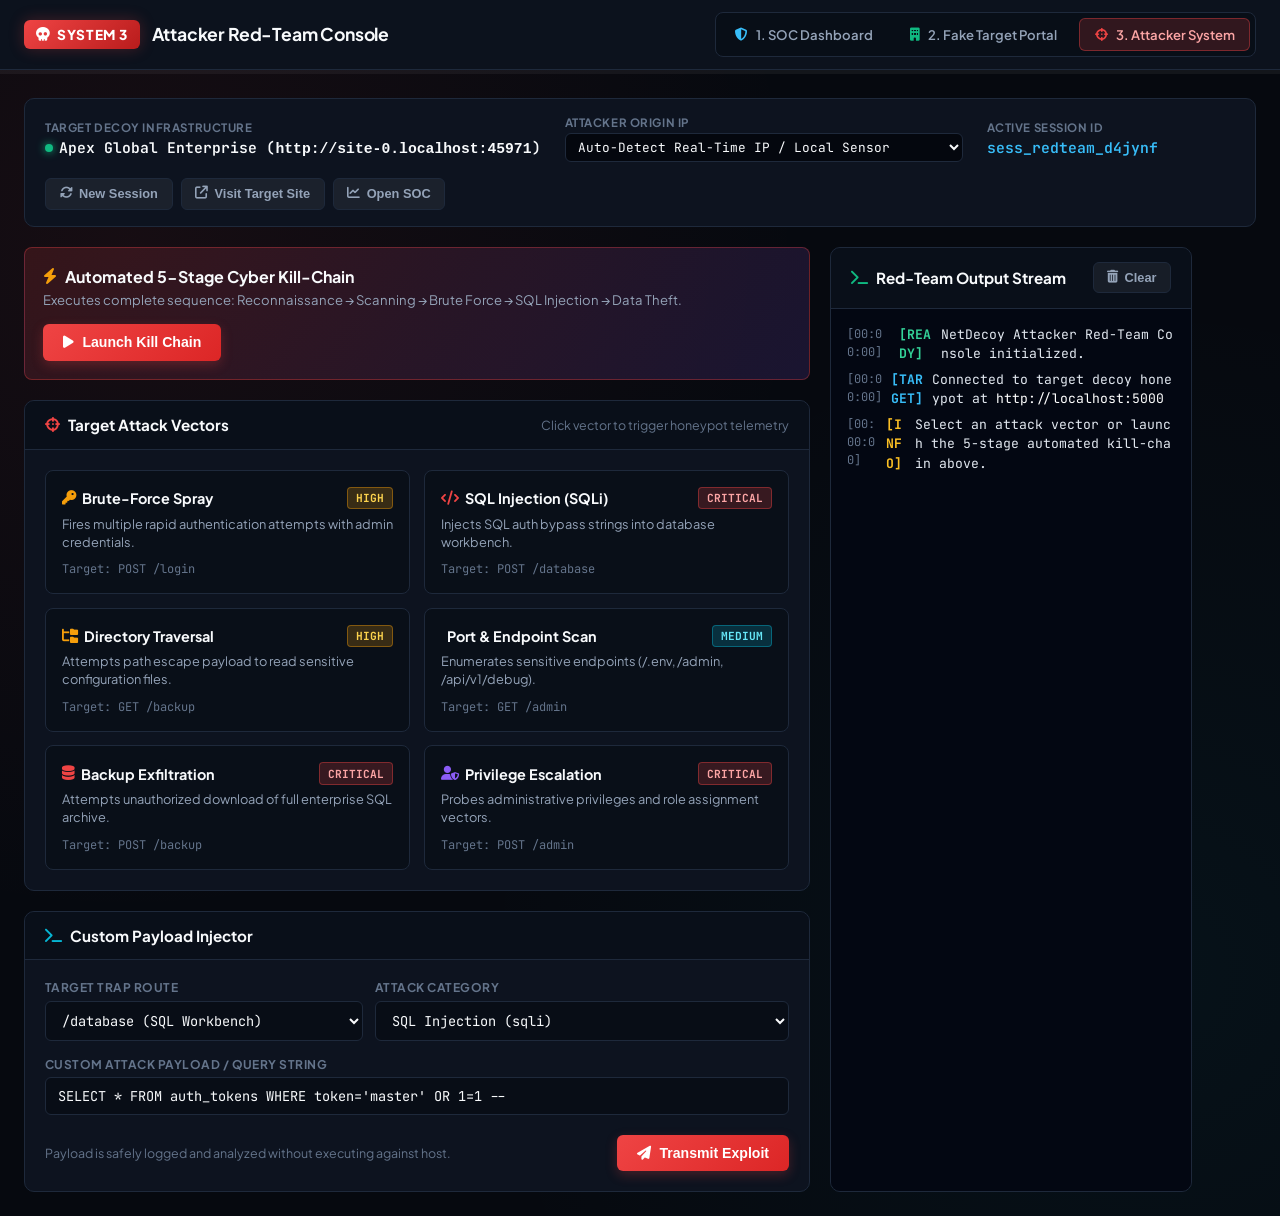
<file: traps/attacker.html>
<!DOCTYPE html>
<html lang="en">
<head>
  <meta charset="UTF-8">
  <meta name="viewport" content="width=device-width, initial-scale=1.0">
  <title>NetDecoy — Attacker Red-Team Exploit Console</title>
  
  <!-- Google Fonts: Plus Jakarta Sans & JetBrains Mono -->
  <link rel="preconnect" href="https://fonts.googleapis.com">
  <link rel="preconnect" href="https://fonts.gstatic.com" crossorigin>
  <link href="https://fonts.googleapis.com/css2?family=JetBrains+Mono:wght@400;500;700&family=Plus+Jakarta+Sans:wght@400;500;600;700;800&display=swap" rel="stylesheet">
  
  <!-- FontAwesome Icons -->
  <link rel="stylesheet" href="https://cdnjs.cloudflare.com/ajax/libs/font-awesome/6.4.0/css/all.min.css">
  
  <style>
    :root {
      --bg-main: #06090f;
      --bg-panel: #0d131f;
      --bg-panel-hover: #141c2c;
      --bg-input: #080d16;
      --border-main: #1e293b;
      --border-bright: #334155;
      --red-accent: #ef4444;
      --red-glow: rgba(239, 68, 68, 0.25);
      --green-terminal: #10b981;
      --cyan-bright: #06b6d4;
      --amber-warn: #f59e0b;
      --purple-accent: #8b5cf6;
      --text-white: #f8fafc;
      --text-muted: #94a3b8;
      --text-dim: #64748b;
      --font-ui: 'Plus Jakarta Sans', system-ui, sans-serif;
      --font-mono: 'JetBrains Mono', monospace;
    }

    * { box-sizing: border-box; margin: 0; padding: 0; }

    body {
      background-color: var(--bg-main);
      color: var(--text-white);
      font-family: var(--font-ui);
      min-height: 100vh;
      display: flex;
      flex-direction: column;
      background-image: 
        radial-gradient(circle at 10% 20%, rgba(239, 68, 68, 0.07) 0%, transparent 45%),
        radial-gradient(circle at 90% 80%, rgba(6, 182, 212, 0.05) 0%, transparent 45%);
    }

    /* 3-System Interconnected Navigation Header */
    .system-nav-bar {
      background: rgba(13, 19, 31, 0.95);
      backdrop-filter: blur(12px);
      border-bottom: 1px solid var(--border-main);
      padding: 0.75rem 1.5rem;
      display: flex;
      justify-content: space-between;
      align-items: center;
      position: sticky;
      top: 0;
      z-index: 1000;
    }

    .system-nav-brand {
      display: flex;
      align-items: center;
      gap: 0.75rem;
    }

    .brand-badge {
      background: linear-gradient(135deg, #ef4444, #b91c1c);
      color: #fff;
      font-weight: 800;
      font-size: 0.85rem;
      padding: 0.35rem 0.75rem;
      border-radius: 6px;
      letter-spacing: 0.05em;
      display: flex;
      align-items: center;
      gap: 0.4rem;
      box-shadow: 0 0 15px var(--red-glow);
    }

    .brand-title-text {
      font-size: 1.1rem;
      font-weight: 700;
      letter-spacing: -0.01em;
      color: var(--text-white);
    }

    .system-switcher {
      display: flex;
      gap: 0.5rem;
      background: rgba(8, 13, 22, 0.8);
      padding: 0.3rem;
      border-radius: 8px;
      border: 1px solid var(--border-main);
    }

    .system-link {
      display: flex;
      align-items: center;
      gap: 0.5rem;
      padding: 0.45rem 0.9rem;
      border-radius: 6px;
      font-size: 0.82rem;
      font-weight: 600;
      text-decoration: none;
      color: var(--text-muted);
      transition: all 0.2s ease;
    }

    .system-link:hover {
      color: var(--text-white);
      background: rgba(255, 255, 255, 0.05);
    }

    .system-link.active-red {
      background: rgba(239, 68, 68, 0.18);
      color: #fca5a5;
      border: 1px solid rgba(239, 68, 68, 0.4);
    }

    .system-link.active-blue {
      background: rgba(37, 99, 235, 0.18);
      color: #93c5fd;
      border: 1px solid rgba(37, 99, 235, 0.4);
    }

    .system-link.active-cyan {
      background: rgba(6, 182, 212, 0.18);
      color: #67e8f9;
      border: 1px solid rgba(6, 182, 212, 0.4);
    }

    /* Main Container */
    .attacker-container {
      max-width: 1440px;
      margin: 0 auto;
      padding: 1.5rem;
      width: 100%;
      flex: 1;
      display: flex;
      flex-direction: column;
      gap: 1.25rem;
    }

    /* Target Status Strip */
    .target-strip {
      background: var(--bg-panel);
      border: 1px solid var(--border-main);
      border-radius: 10px;
      padding: 1rem 1.25rem;
      display: flex;
      justify-content: space-between;
      align-items: center;
      flex-wrap: wrap;
      gap: 1rem;
    }

    .target-info {
      display: flex;
      align-items: center;
      gap: 1.5rem;
      flex-wrap: wrap;
    }

    .info-item {
      display: flex;
      flex-direction: column;
      gap: 0.2rem;
    }

    .info-label {
      font-size: 0.72rem;
      text-transform: uppercase;
      letter-spacing: 0.05em;
      color: var(--text-dim);
      font-weight: 700;
    }

    .info-value {
      font-size: 0.92rem;
      font-family: var(--font-mono);
      font-weight: 600;
      color: var(--text-white);
      display: flex;
      align-items: center;
      gap: 0.4rem;
    }

    .pulse-online {
      width: 8px;
      height: 8px;
      background: var(--green-terminal);
      border-radius: 50%;
      box-shadow: 0 0 8px var(--green-terminal);
      animation: pulseAnim 2s infinite;
    }

    @keyframes pulseAnim {
      0%, 100% { opacity: 1; transform: scale(1); }
      50% { opacity: 0.4; transform: scale(0.85); }
    }

    /* Main Work Grid */
    .attack-grid {
      display: grid;
      grid-template-columns: 1.15fr 0.85fr;
      gap: 1.25rem;
      align-items: start;
    }

    @media (max-width: 1024px) {
      .attack-grid { grid-template-columns: 1fr; }
    }

    /* Attack Cards & Sections */
    .section-card {
      background: var(--bg-panel);
      border: 1px solid var(--border-main);
      border-radius: 10px;
      overflow: hidden;
    }

    .card-header {
      padding: 0.9rem 1.25rem;
      background: rgba(8, 13, 22, 0.6);
      border-bottom: 1px solid var(--border-main);
      display: flex;
      justify-content: space-between;
      align-items: center;
    }

    .card-title {
      font-size: 0.95rem;
      font-weight: 700;
      display: flex;
      align-items: center;
      gap: 0.5rem;
      color: var(--text-white);
    }

    .card-body {
      padding: 1.25rem;
      display: flex;
      flex-direction: column;
      gap: 1rem;
    }

    /* Attack Vector Cards */
    .vector-grid {
      display: grid;
      grid-template-columns: 1fr 1fr;
      gap: 0.85rem;
    }

    @media (max-width: 640px) {
      .vector-grid { grid-template-columns: 1fr; }
    }

    .vector-btn-card {
      background: rgba(8, 13, 22, 0.7);
      border: 1px solid var(--border-main);
      border-radius: 8px;
      padding: 1rem;
      text-align: left;
      cursor: pointer;
      transition: all 0.2s ease;
      display: flex;
      flex-direction: column;
      gap: 0.4rem;
      position: relative;
    }

    .vector-btn-card:hover {
      background: var(--bg-panel-hover);
      border-color: var(--border-bright);
      transform: translateY(-2px);
    }

    .vector-btn-card.active-card {
      border-color: var(--red-accent);
      background: rgba(239, 68, 68, 0.08);
      box-shadow: 0 0 15px var(--red-glow);
    }

    .vector-top {
      display: flex;
      justify-content: space-between;
      align-items: center;
    }

    .vector-title {
      font-size: 0.9rem;
      font-weight: 700;
      color: var(--text-white);
      display: flex;
      align-items: center;
      gap: 0.4rem;
    }

    .vector-badge {
      font-size: 0.7rem;
      font-weight: 700;
      padding: 0.2rem 0.5rem;
      border-radius: 4px;
      text-transform: uppercase;
      font-family: var(--font-mono);
    }

    .badge-critical { background: rgba(239, 68, 68, 0.2); color: #fca5a5; border: 1px solid rgba(239, 68, 68, 0.4); }
    .badge-high { background: rgba(245, 158, 11, 0.2); color: #fcd34d; border: 1px solid rgba(245, 158, 11, 0.4); }
    .badge-medium { background: rgba(6, 182, 212, 0.2); color: #67e8f9; border: 1px solid rgba(6, 182, 212, 0.4); }

    .vector-desc {
      font-size: 0.8rem;
      color: var(--text-muted);
      line-height: 1.4;
    }

    .vector-target {
      font-family: var(--font-mono);
      font-size: 0.75rem;
      color: var(--text-dim);
      margin-top: 0.2rem;
    }

    /* Kill Chain Big Action Card */
    .kill-chain-banner {
      background: linear-gradient(135deg, rgba(239, 68, 68, 0.15), rgba(139, 92, 246, 0.15));
      border: 1px solid rgba(239, 68, 68, 0.35);
      border-radius: 8px;
      padding: 1.15rem;
      display: flex;
      justify-content: space-between;
      align-items: center;
      gap: 1rem;
      flex-wrap: wrap;
    }

    .chain-info h3 {
      font-size: 1rem;
      color: var(--text-white);
      display: flex;
      align-items: center;
      gap: 0.5rem;
      margin-bottom: 0.25rem;
    }

    .chain-info p {
      font-size: 0.82rem;
      color: var(--text-muted);
    }

    /* Buttons */
    .btn-exploit {
      background: linear-gradient(135deg, #ef4444, #dc2626);
      color: #fff;
      border: none;
      padding: 0.65rem 1.25rem;
      border-radius: 6px;
      font-weight: 700;
      font-size: 0.88rem;
      cursor: pointer;
      display: flex;
      align-items: center;
      gap: 0.5rem;
      box-shadow: 0 4px 12px var(--red-glow);
      transition: all 0.2s ease;
    }

    .btn-exploit:hover {
      background: linear-gradient(135deg, #f87171, #ef4444);
      transform: translateY(-1px);
    }

    .btn-exploit:active { transform: translateY(0); }

    .btn-secondary {
      background: rgba(255, 255, 255, 0.06);
      border: 1px solid var(--border-main);
      color: var(--text-muted);
      padding: 0.45rem 0.85rem;
      border-radius: 6px;
      font-size: 0.8rem;
      font-weight: 600;
      cursor: pointer;
      display: flex;
      align-items: center;
      gap: 0.4rem;
      transition: all 0.2s ease;
    }

    .btn-secondary:hover {
      color: var(--text-white);
      background: rgba(255, 255, 255, 0.1);
      border-color: var(--border-bright);
    }

    /* Custom Payload Builder */
    .form-row {
      display: grid;
      grid-template-columns: 1fr 1fr;
      gap: 0.75rem;
    }

    .form-group {
      display: flex;
      flex-direction: column;
      gap: 0.35rem;
    }

    .form-group label {
      font-size: 0.75rem;
      font-weight: 700;
      color: var(--text-dim);
      text-transform: uppercase;
      letter-spacing: 0.04em;
    }

    .form-input, .form-select {
      background: var(--bg-input);
      border: 1px solid var(--border-main);
      color: var(--text-white);
      padding: 0.55rem 0.75rem;
      border-radius: 6px;
      font-size: 0.85rem;
      font-family: var(--font-mono);
      outline: none;
      transition: border-color 0.2s ease;
    }

    .form-input:focus, .form-select:focus {
      border-color: var(--red-accent);
    }

    /* Terminal Console */
    .terminal-card {
      display: flex;
      flex-direction: column;
      height: 100%;
      min-height: 520px;
    }

    .terminal-body {
      background: #030712;
      padding: 1rem;
      font-family: var(--font-mono);
      font-size: 0.82rem;
      line-height: 1.5;
      color: #a7f3d0;
      flex: 1;
      height: 440px;
      overflow-y: auto;
      display: flex;
      flex-direction: column;
      gap: 0.35rem;
    }

    .log-line { display: flex; gap: 0.5rem; word-break: break-all; }
    .log-ts { color: #64748b; font-size: 0.75rem; user-select: none; }
    .log-prefix-red { color: #f87171; font-weight: 700; }
    .log-prefix-green { color: #34d399; font-weight: 700; }
    .log-prefix-cyan { color: #38bdf8; font-weight: 700; }
    .log-prefix-amber { color: #fbbf24; font-weight: 700; }
    .log-msg { color: #e2e8f0; }

    /* Progress Indicator */
    .progress-bar-wrap {
      height: 4px;
      background: rgba(255, 255, 255, 0.05);
      width: 100%;
      overflow: hidden;
    }

    .progress-bar-fill {
      height: 100%;
      width: 0%;
      background: linear-gradient(90deg, #ef4444, #f59e0b, #10b981);
      transition: width 0.3s ease;
    }
  </style>
</head>
<body>

  <!-- Top 3-System Interconnected Switcher Bar -->
  <header class="system-nav-bar">
    <div class="system-nav-brand">
      <div class="brand-badge">
        <i class="fa-solid fa-skull"></i> SYSTEM 3
      </div>
      <div class="brand-title-text">Attacker Red-Team Console</div>
    </div>

    <nav class="system-switcher">
      <a href="/dashboard" class="system-link" title="Open Security Operations Center Dashboard">
        <i class="fa-solid fa-shield-halved" style="color:#38bdf8;"></i>
        <span>1. SOC Dashboard</span>
      </a>
      <a href="/traps" class="system-link" title="Open Victim Company Honeypot Website">
        <i class="fa-solid fa-building" style="color:#10b981;"></i>
        <span>2. Fake Target Portal</span>
      </a>
      <a href="/attacker" class="system-link active-red" title="Active Attacker Exploitation Terminal">
        <i class="fa-solid fa-crosshairs" style="color:#ef4444;"></i>
        <span>3. Attacker System</span>
      </a>
    </nav>
  </header>

  <!-- Progress Bar for Sequence Execution -->
  <div class="progress-bar-wrap">
    <div class="progress-bar-fill" id="killChainProgress"></div>
  </div>

  <main class="attacker-container">

    <!-- Target & Identity Status Banner -->
    <section class="target-strip">
      <div class="target-info">
        <div class="info-item">
          <span class="info-label">Target Decoy Infrastructure</span>
          <span class="info-value">
            <span class="pulse-online"></span>
            <span>Apex Global Enterprise (<code id="targetHostLabel">http://localhost:5000</code>)</span>
          </span>
        </div>

        <div class="info-item">
          <span class="info-label">Attacker Origin IP</span>
          <select class="form-select" id="attackerIpSelect" style="padding: 0.25rem 0.5rem; font-size: 0.8rem; background:#04070e;">
            <option value="127.0.0.1" selected>Auto-Detect Real-Time IP / Local Sensor</option>
            <option value="185.220.101.5">185.220.101.5 (Frankfurt, Germany - Tor Node)</option>
            <option value="198.51.100.42">198.51.100.42 (Ashburn, VA, USA - Cloud Bot)</option>
            <option value="203.0.113.88">203.0.113.88 (Tokyo, Japan - APT Proxy)</option>
          </select>
        </div>


        <div class="info-item">
          <span class="info-label">Active Session ID</span>
          <span class="info-value" id="currentSessionLabel" style="color: #38bdf8;">sess_redteam_init</span>
        </div>
      </div>

      <div style="display: flex; gap: 0.5rem;">
        <button class="btn-secondary" onclick="generateNewSession()">
          <i class="fa-solid fa-rotate"></i> New Session
        </button>
        <button class="btn-secondary" onclick="openTargetCompany()">
          <i class="fa-solid fa-arrow-up-right-from-square"></i> Visit Target Site
        </button>
        <button class="btn-secondary" onclick="openSocDashboard()">
          <i class="fa-solid fa-chart-line"></i> Open SOC
        </button>
      </div>
    </section>

    <!-- Main Working Grid -->
    <div class="attack-grid">

      <!-- Left Column: Attack Vectors & Custom Exploit Form -->
      <div style="display: flex; flex-direction: column; gap: 1.25rem;">

        <!-- One-Click Full Attack Chain Banner -->
        <div class="kill-chain-banner">
          <div class="chain-info">
            <h3><i class="fa-solid fa-bolt" style="color: #f59e0b;"></i> Automated 5-Stage Cyber Kill-Chain</h3>
            <p>Executes complete sequence: Reconnaissance &rarr; Scanning &rarr; Brute Force &rarr; SQL Injection &rarr; Data Theft.</p>
          </div>
          <button class="btn-exploit" id="btnRunKillChain" onclick="executeFullKillChain()">
            <i class="fa-solid fa-play"></i> Launch Kill Chain
          </button>
        </div>

        <!-- Predefined Attack Vectors Grid -->
        <section class="section-card">
          <div class="card-header">
            <div class="card-title">
              <i class="fa-solid fa-crosshairs" style="color: #ef4444;"></i> Target Attack Vectors
            </div>
            <span style="font-size: 0.78rem; color: var(--text-dim);">Click vector to trigger honeypot telemetry</span>
          </div>

          <div class="card-body">
            <div class="vector-grid">

              <!-- Vector 1: Brute Force -->
              <div class="vector-btn-card" onclick="launchVector('brute_force')">
                <div class="vector-top">
                  <span class="vector-title"><i class="fa-solid fa-key" style="color: #f59e0b;"></i> Brute-Force Spray</span>
                  <span class="vector-badge badge-high">HIGH</span>
                </div>
                <p class="vector-desc">Fires multiple rapid authentication attempts with admin credentials.</p>
                <span class="vector-target">Target: POST /login</span>
              </div>

              <!-- Vector 2: SQLi -->
              <div class="vector-btn-card" onclick="launchVector('sqli')">
                <div class="vector-top">
                  <span class="vector-title"><i class="fa-solid fa-code" style="color: #ef4444;"></i> SQL Injection (SQLi)</span>
                  <span class="vector-badge badge-critical">CRITICAL</span>
                </div>
                <p class="vector-desc">Injects SQL auth bypass strings into database workbench.</p>
                <span class="vector-target">Target: POST /database</span>
              </div>

              <!-- Vector 3: Traversal -->
              <div class="vector-btn-card" onclick="launchVector('traversal')">
                <div class="vector-top">
                  <span class="vector-title"><i class="fa-solid fa-folder-tree" style="color: #f59e0b;"></i> Directory Traversal</span>
                  <span class="vector-badge badge-high">HIGH</span>
                </div>
                <p class="vector-desc">Attempts path escape payload to read sensitive configuration files.</p>
                <span class="vector-target">Target: GET /backup</span>
              </div>

              <!-- Vector 4: Recon Scan -->
              <div class="vector-btn-card" onclick="launchVector('scanning')">
                <div class="vector-top">
                  <span class="vector-title"><i class="fa-solid fa-radar" style="color: #06b6d4;"></i> Port & Endpoint Scan</span>
                  <span class="vector-badge badge-medium">MEDIUM</span>
                </div>
                <p class="vector-desc">Enumerates sensitive endpoints (/.env, /admin, /api/v1/debug).</p>
                <span class="vector-target">Target: GET /admin</span>
              </div>

              <!-- Vector 5: Exfiltration -->
              <div class="vector-btn-card" onclick="launchVector('exfiltration')">
                <div class="vector-top">
                  <span class="vector-title"><i class="fa-solid fa-database" style="color: #ef4444;"></i> Backup Exfiltration</span>
                  <span class="vector-badge badge-critical">CRITICAL</span>
                </div>
                <p class="vector-desc">Attempts unauthorized download of full enterprise SQL archive.</p>
                <span class="vector-target">Target: POST /backup</span>
              </div>

              <!-- Vector 6: Privilege Escalation -->
              <div class="vector-btn-card" onclick="launchVector('privilege_escalation')">
                <div class="vector-top">
                  <span class="vector-title"><i class="fa-solid fa-user-shield" style="color: #8b5cf6;"></i> Privilege Escalation</span>
                  <span class="vector-badge badge-critical">CRITICAL</span>
                </div>
                <p class="vector-desc">Probes administrative privileges and role assignment vectors.</p>
                <span class="vector-target">Target: POST /admin</span>
              </div>

            </div>
          </div>
        </section>

        <!-- Custom Payload Injector Form -->
        <section class="section-card">
          <div class="card-header">
            <div class="card-title">
              <i class="fa-solid fa-terminal" style="color: #06b6d4;"></i> Custom Payload Injector
            </div>
          </div>

          <div class="card-body">
            <div class="form-row">
              <div class="form-group">
                <label>Target Trap Route</label>
                <select class="form-select" id="customTargetRoute">
                  <option value="login">/login (SSO Login Trap)</option>
                  <option value="admin">/admin (Admin Console)</option>
                  <option value="database" selected>/database (SQL Workbench)</option>
                  <option value="backup">/backup (Backup Portal)</option>
                  <option value="api-explorer">/api-explorer (REST API Explorer)</option>
                  <option value="search">/search (Internal Document Search)</option>
                </select>
              </div>

              <div class="form-group">
                <label>Attack Category</label>
                <select class="form-select" id="customEventType">
                  <option value="sqli">SQL Injection (sqli)</option>
                  <option value="authentication">Credential Access (authentication)</option>
                  <option value="traversal">Path Traversal (traversal)</option>
                  <option value="scanning">Reconnaissance (scanning)</option>
                  <option value="sensitive_access">Sensitive Data Exfiltration (sensitive_access)</option>
                </select>
              </div>
            </div>

            <div class="form-group">
              <label>Custom Attack Payload / Query String</label>
              <input type="text" class="form-input" id="customPayloadText" value="SELECT * FROM auth_tokens WHERE token='master' OR 1=1 --">
            </div>

            <div style="display: flex; justify-content: space-between; align-items: center; margin-top: 0.25rem;">
              <div style="font-size: 0.78rem; color: var(--text-dim);">
                Payload is safely logged and analyzed without executing against host.
              </div>
              <button class="btn-exploit" onclick="launchCustomExploit()">
                <i class="fa-solid fa-paper-plane"></i> Transmit Exploit
              </button>
            </div>
          </div>
        </section>

      </div>

      <!-- Right Column: Live Hacker Terminal Console -->
      <section class="section-card terminal-card">
        <div class="card-header">
          <div class="card-title">
            <i class="fa-solid fa-terminal" style="color: #10b981;"></i> Red-Team Output Stream
          </div>
          <div style="display: flex; gap: 0.4rem;">
            <button class="btn-secondary" onclick="clearTerminal()">
              <i class="fa-solid fa-trash-can"></i> Clear
            </button>
          </div>
        </div>

        <div class="terminal-body" id="terminalOutput">
          <div class="log-line">
            <span class="log-ts">[00:00:00]</span>
            <span class="log-prefix-green">[READY]</span>
            <span class="log-msg">NetDecoy Attacker Red-Team Console initialized.</span>
          </div>
          <div class="log-line">
            <span class="log-ts">[00:00:00]</span>
            <span class="log-prefix-cyan">[TARGET]</span>
            <span class="log-msg">Connected to target decoy honeypot at <span style="color:#fff;">http://localhost:5000</span></span>
          </div>
          <div class="log-line">
            <span class="log-ts">[00:00:00]</span>
            <span class="log-prefix-amber">[INFO]</span>
            <span class="log-msg">Select an attack vector or launch the 5-stage automated kill-chain above.</span>
          </div>
        </div>
      </section>

    </div>

  </main>

  <script>
    // Configuration & Session State
    const isHttp = (typeof window !== 'undefined' && window.location && window.location.protocol && window.location.protocol.startsWith('http') && !window.location.origin.includes(':5500'));
    const CONFIG = {
      apiBaseUrl: isHttp ? window.location.origin : 'http://localhost:5000'
    };

    // Update target host visual indicator
    const targetHostElem = document.getElementById('targetHostLabel');
    if (targetHostElem) {
      targetHostElem.textContent = CONFIG.apiBaseUrl;
    }

    let activeSessionId = 'sess_redteam_' + Math.random().toString(36).substring(2, 8);
    document.getElementById('currentSessionLabel').textContent = activeSessionId;


    function getTimestamp() {
      return new Date().toTimeString().split(' ')[0];
    }

    function logToTerminal(prefix, prefixClass, message) {
      const term = document.getElementById('terminalOutput');
      const line = document.createElement('div');
      line.className = 'log-line';
      line.innerHTML = `
        <span class="log-ts">[${getTimestamp()}]</span>
        <span class="${prefixClass}">${prefix}</span>
        <span class="log-msg">${message}</span>
      `;
      term.appendChild(line);
      term.scrollTop = term.scrollHeight;
    }

    function clearTerminal() {
      const term = document.getElementById('terminalOutput');
      term.innerHTML = `
        <div class="log-line">
          <span class="log-ts">[${getTimestamp()}]</span>
          <span class="log-prefix-green">[READY]</span>
          <span class="log-msg">Terminal cleared. Ready for next exploitation attempt.</span>
        </div>
      `;
    }

    function generateNewSession() {
      activeSessionId = 'sess_redteam_' + Math.random().toString(36).substring(2, 8);
      document.getElementById('currentSessionLabel').textContent = activeSessionId;
      logToTerminal('[SESSION]', 'log-prefix-cyan', `New attacker session initialized: <strong>${activeSessionId}</strong>`);
    }

    function openTargetCompany() {
      window.open('/traps', '_blank');
    }

    function openSocDashboard() {
      window.open('/dashboard', '_blank');
    }

    // Core Event Dispatcher to Central Honeypot Backend
    async function emitAttackEvent({ page, action, event_type, severity = 'HIGH', payload = {} }) {
      const sourceIp = document.getElementById('attackerIpSelect').value || '185.220.101.5';
      const eventData = {
        event_id: 'evt_redteam_' + Math.random().toString(36).substring(2, 9),
        session_id: activeSessionId,
        source_ip: sourceIp,
        page: page,
        action: action,
        event_type: event_type,
        severity: severity,
        payload: payload,
        timestamp: new Date().toISOString()
      };

      logToTerminal('[TRANSMIT]', 'log-prefix-red', `POST /api/events -> Target: <strong>/${page}</strong> | Action: <strong>${action}</strong> [${severity}]`);

      try {
        const res = await fetch(`${CONFIG.apiBaseUrl}/api/events`, {
          method: 'POST',
          headers: { 'Content-Type': 'application/json' },
          body: JSON.stringify(eventData)
        });

        if (res.status === 201 || res.status === 200) {
          const respJson = await res.json();
          logToTerminal('[HTTP 201]', 'log-prefix-green', `Payload accepted by Honeypot. Event ID: <code>${respJson.event ? respJson.event.event_id : eventData.event_id}</code>`);
          logToTerminal('[HONEYPOT]', 'log-prefix-cyan', `Decoy telemetry logged -> SOC Dashboard alerted with <strong>${severity}</strong> threat!`);
        } else {
          logToTerminal('[HTTP WARN]', 'log-prefix-amber', `Server responded with status ${res.status}`);
        }
      } catch (err) {
        logToTerminal('[ERROR]', 'log-prefix-red', `Connection error sending exploit telemetry: ${err.message}`);
      }
    }

    // Launch Predefined Attack Vectors
    async function launchVector(vectorType) {
      if (vectorType === 'brute_force') {
        logToTerminal('[VECTOR: BRUTE FORCE]', 'log-prefix-amber', 'Initiating rapid credential spray against SSO Authentication...');
        await emitAttackEvent({
          page: 'login',
          action: 'failed_login',
          event_type: 'authentication',
          severity: 'MEDIUM',
          payload: { username: 'admin', password: 'password123', tool: 'Hydra/v9.5' }
        });
        await new Promise(r => setTimeout(r, 400));
        await emitAttackEvent({
          page: 'login',
          action: 'failed_login',
          event_type: 'authentication',
          severity: 'MEDIUM',
          payload: { username: 'root', password: 'toor', tool: 'Hydra/v9.5' }
        });
        await new Promise(r => setTimeout(r, 400));
        await emitAttackEvent({
          page: 'login',
          action: 'failed_login',
          event_type: 'authentication',
          severity: 'HIGH',
          payload: { username: 'administrator', password: 'admin_master_2026', tool: 'Hydra/v9.5' }
        });
      } else if (vectorType === 'sqli') {
        logToTerminal('[VECTOR: SQL INJECTION]', 'log-prefix-red', 'Injecting malicious SQL syntax payload into SQL Workbench trap...');
        await emitAttackEvent({
          page: 'database',
          action: 'sql_injection_attempt',
          event_type: 'sqli',
          severity: 'CRITICAL',
          payload: { query: "SELECT * FROM users WHERE username = 'admin' OR '1'='1'; --", dialect: 'PostgreSQL' }
        });
      } else if (vectorType === 'traversal') {
        logToTerminal('[VECTOR: PATH TRAVERSAL]', 'log-prefix-amber', 'Submitting directory traversal sequence to inspect host files...');
        await emitAttackEvent({
          page: 'backup',
          action: 'directory_traversal',
          event_type: 'traversal',
          severity: 'HIGH',
          payload: { file_path: '../../../../etc/shadow', user_agent: 'curl/8.4.0' }
        });
      } else if (vectorType === 'scanning') {
        logToTerminal('[VECTOR: SCANNER]', 'log-prefix-cyan', 'Executing automated endpoint scanner across management ports...');
        await emitAttackEvent({
          page: 'admin',
          action: 'probe_endpoint',
          event_type: 'scanning',
          severity: 'LOW',
          payload: { path: '/.env', user_agent: 'Nmap Scripting Engine (NSE)' }
        });
        await new Promise(r => setTimeout(r, 300));
        await emitAttackEvent({
          page: 'admin',
          action: 'probe_endpoint',
          event_type: 'scanning',
          severity: 'MEDIUM',
          payload: { path: '/api/v1/internal/config', user_agent: 'Nmap Scripting Engine' }
        });
      } else if (vectorType === 'exfiltration') {
        logToTerminal('[VECTOR: DATA EXFILTRATION]', 'log-prefix-red', 'Attempting unauthorized archive retrieval of full corporate database...');
        await emitAttackEvent({
          page: 'backup',
          action: 'sensitive_backup_download',
          event_type: 'sensitive_access',
          severity: 'CRITICAL',
          payload: { archive: 'apex_master_customer_db_2026.sql.gz', bytes_requested: '450MB' }
        });
      } else if (vectorType === 'privilege_escalation') {
        logToTerminal('[VECTOR: PRIVILEGE ESCALATION]', 'log-prefix-red', 'Attempting role assignment override in Admin Management portal...');
        await emitAttackEvent({
          page: 'admin',
          action: 'privilege_escalation_attempt',
          event_type: 'privilege_escalation',
          severity: 'CRITICAL',
          payload: { target_role: 'SUPER_ADMIN', auth_token_override: 'bearer fake_master_jwt' }
        });
      }
    }

    // Launch Custom User-Specified Exploit
    async function launchCustomExploit() {
      const page = document.getElementById('customTargetRoute').value;
      const eventType = document.getElementById('customEventType').value;
      const payloadText = document.getElementById('customPayloadText').value || 'TEST_PAYLOAD';

      let severity = 'HIGH';
      if (eventType === 'sqli' || eventType === 'sensitive_access') severity = 'CRITICAL';
      if (eventType === 'scanning') severity = 'MEDIUM';

      logToTerminal('[CUSTOM EXPLOIT]', 'log-prefix-cyan', `Dispatching custom payload to <strong>/${page}</strong> (${eventType})...`);

      await emitAttackEvent({
        page: page,
        action: 'custom_exploit_payload',
        event_type: eventType,
        severity: severity,
        payload: { input: payloadText, custom_trigger: true }
      });
    }

    // Full 5-Stage Automated Cyber Kill-Chain
    async function executeFullKillChain() {
      const btn = document.getElementById('btnRunKillChain');
      const progress = document.getElementById('killChainProgress');
      btn.disabled = true;
      btn.innerHTML = '<i class="fa-solid fa-spinner fa-spin"></i> Executing Sequence...';

      logToTerminal('[KILL-CHAIN START]', 'log-prefix-red', 'Starting 5-stage automated adversary sequence across honeypot traps...');

      // Stage 1: Reconnaissance
      progress.style.width = '20%';
      logToTerminal('[STAGE 1: RECONNAISSANCE]', 'log-prefix-cyan', 'Stage 1/5: Probing public endpoints and API definitions...');
      await emitAttackEvent({
        page: 'api-explorer',
        action: 'swagger_scrape',
        event_type: 'scanning',
        severity: 'LOW',
        payload: { endpoint: '/api/v1/users', method: 'OPTIONS' }
      });
      await new Promise(r => setTimeout(r, 800));

      // Stage 2: Scanning & Enumeration
      progress.style.width = '40%';
      logToTerminal('[STAGE 2: SCANNING]', 'log-prefix-cyan', 'Stage 2/5: Scanning internal administrative resources...');
      await emitAttackEvent({
        page: 'admin',
        action: 'probe_endpoint',
        event_type: 'scanning',
        severity: 'MEDIUM',
        payload: { path: '/admin/config.php', method: 'GET' }
      });
      await new Promise(r => setTimeout(r, 800));

      // Stage 3: Credential Access
      progress.style.width = '60%';
      logToTerminal('[STAGE 3: CREDENTIAL ACCESS]', 'log-prefix-amber', 'Stage 3/5: Launching brute-force authentication spray...');
      await emitAttackEvent({
        page: 'login',
        action: 'failed_login',
        event_type: 'authentication',
        severity: 'HIGH',
        payload: { username: 'admin', password: 'password123' }
      });
      await new Promise(r => setTimeout(r, 800));

      // Stage 4: Privilege Escalation & SQLi
      progress.style.width = '80%';
      logToTerminal('[STAGE 4: EXPLOITATION]', 'log-prefix-red', 'Stage 4/5: Injecting SQL authentication bypass payload...');
      await emitAttackEvent({
        page: 'database',
        action: 'sql_injection_attempt',
        event_type: 'sqli',
        severity: 'CRITICAL',
        payload: { query: "SELECT * FROM users WHERE user='admin' OR 1=1--" }
      });
      await new Promise(r => setTimeout(r, 800));

      // Stage 5: Data Exfiltration
      progress.style.width = '100%';
      logToTerminal('[STAGE 5: DATA EXFILTRATION]', 'log-prefix-red', 'Stage 5/5: Exfiltrating sensitive corporate backup archives...');
      await emitAttackEvent({
        page: 'backup',
        action: 'sensitive_backup_download',
        event_type: 'sensitive_access',
        severity: 'CRITICAL',
        payload: { file: 'corporate_financial_ledger_2026.sql.gz' }
      });

      logToTerminal('[KILL-CHAIN COMPLETE]', 'log-prefix-green', 'All 5 attack stages successfully delivered! Open SOC Dashboard to view real-time risk score, journey map, and AI threat analysis.');

      btn.disabled = false;
      btn.innerHTML = '<i class="fa-solid fa-play"></i> Launch Kill Chain';
    }
  </script>
</body>
</html>
</file>
